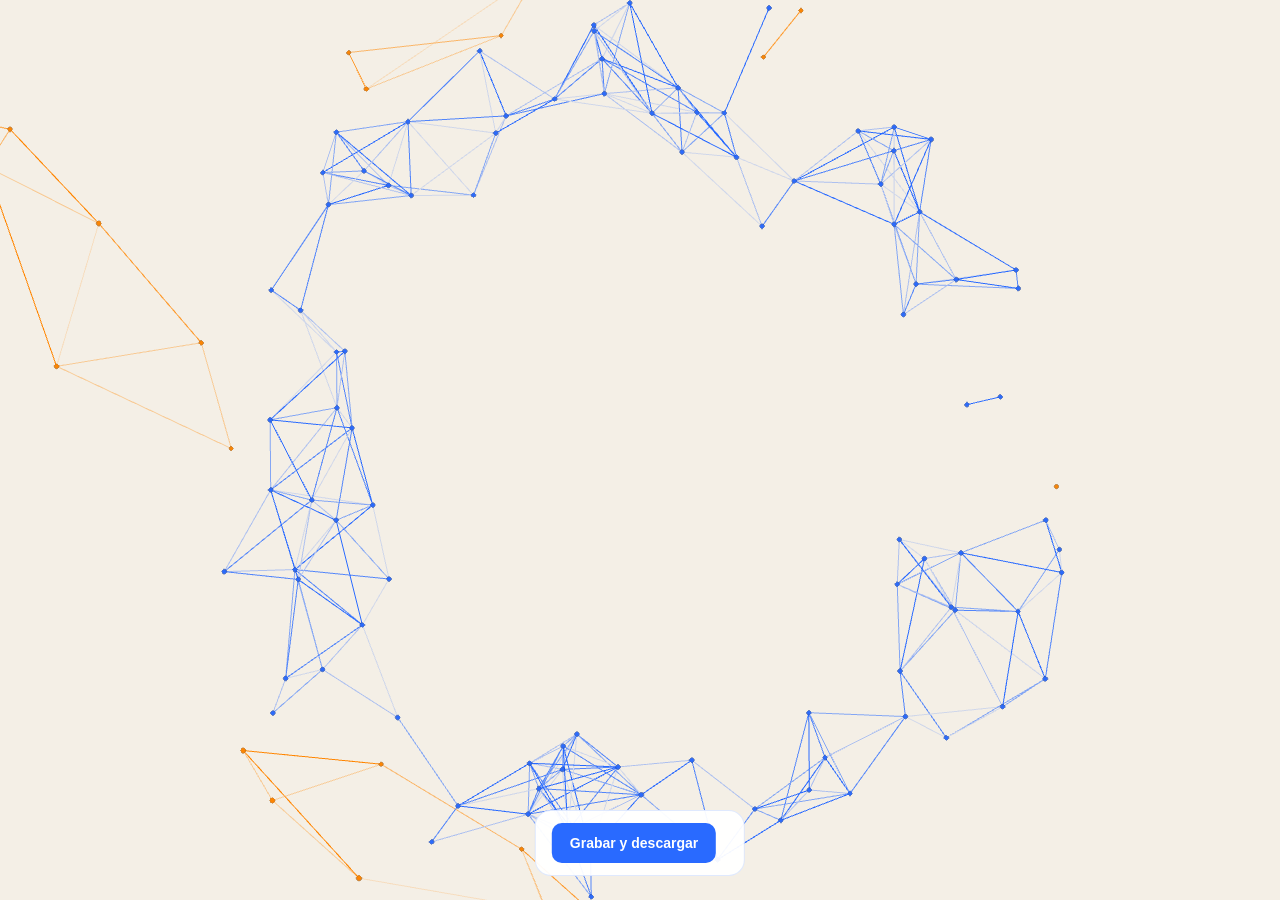
<file: index.html>
<!DOCTYPE html>
<html lang="es">
<head>
  <meta charset="UTF-8">
  <meta name="viewport" content="width=device-width, initial-scale=1">

  <title>Animaciones para video</title>

  <link rel="stylesheet" href="./estilos.css">
</head>

<body>
  <main id="fondo" aria-label="Animación de constelación"></main>

  <div class="controles-grabacion">
    <button id="btnGrabar" type="button">
      Grabar y descargar
    </button>

    <span id="estadoGrabacion" role="status"></span>

    <a id="descargarVideo" hidden>
      Descargar de nuevo
    </a>
  </div>

  <script src="./three.min.js"></script>
 
  <script src="./constelacion.js"></script>
  <script src="./grabador.js"></script>
</body>
</html>
</file>
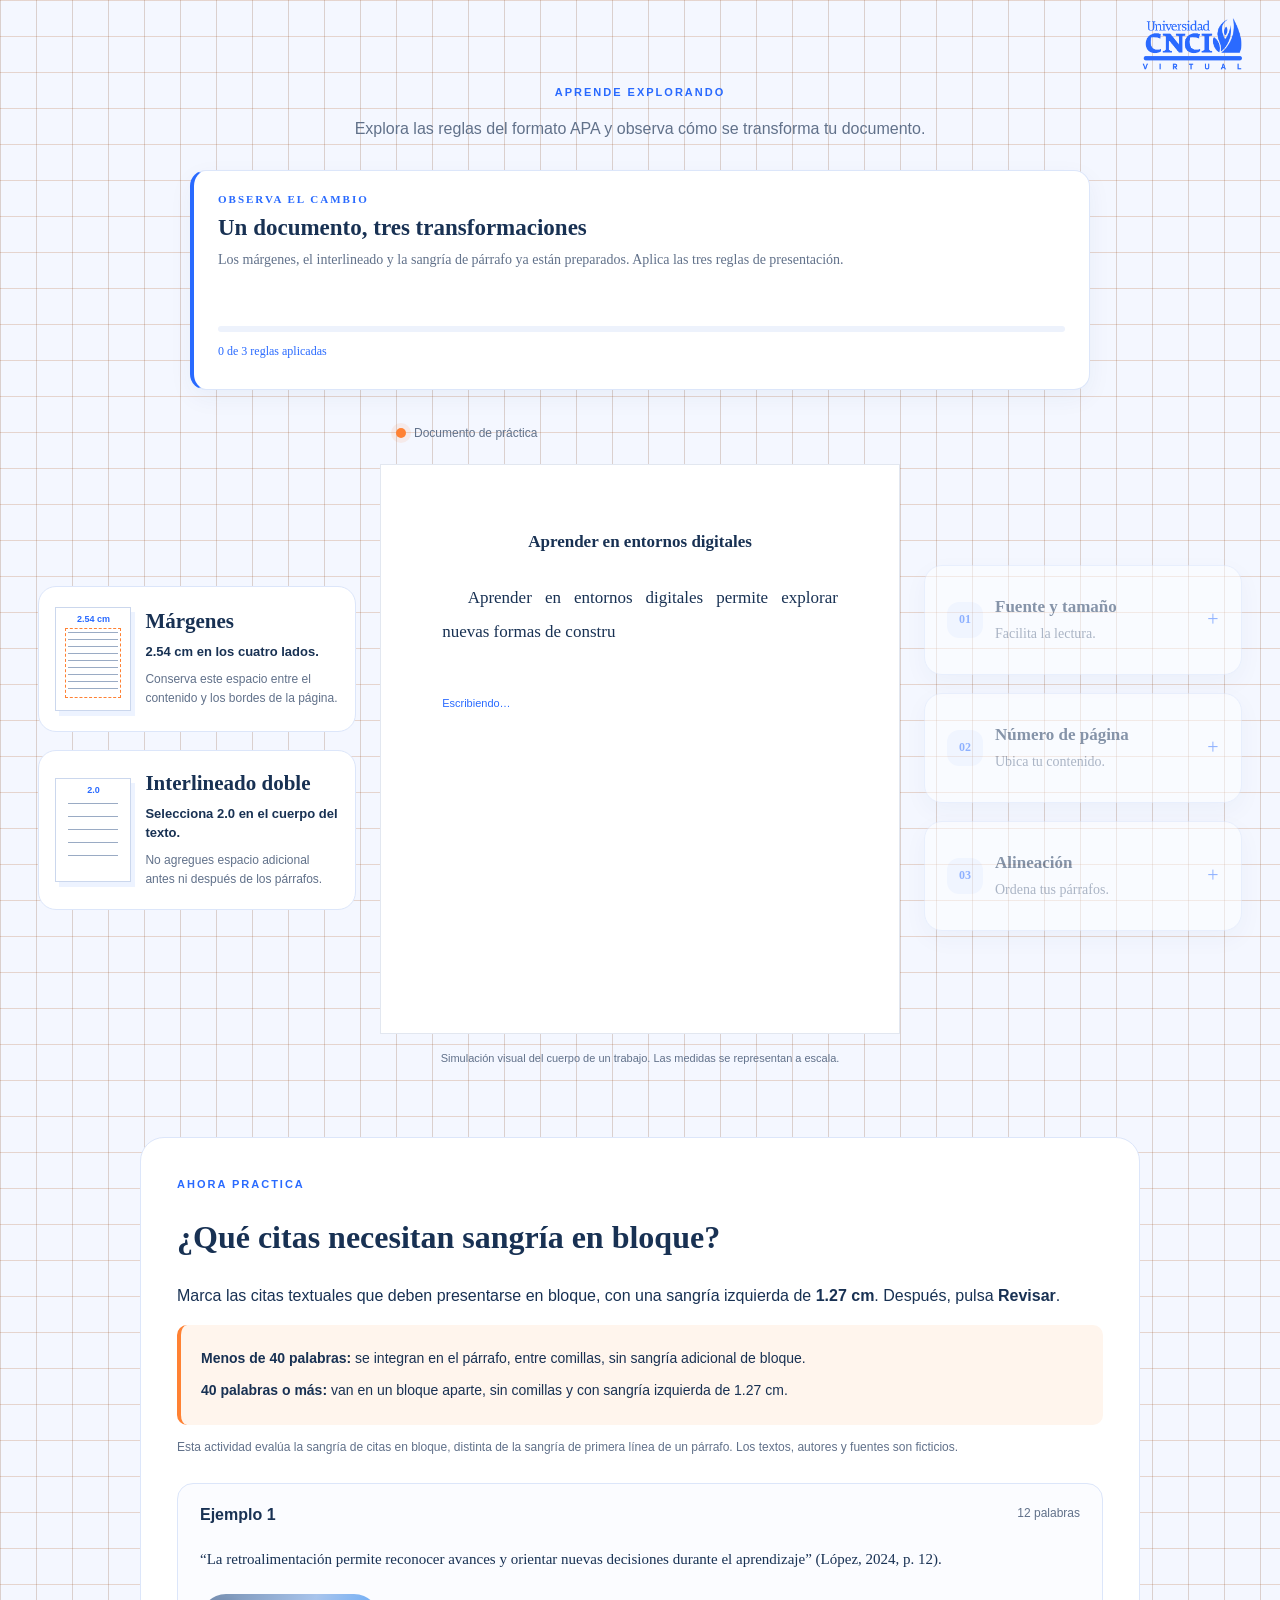
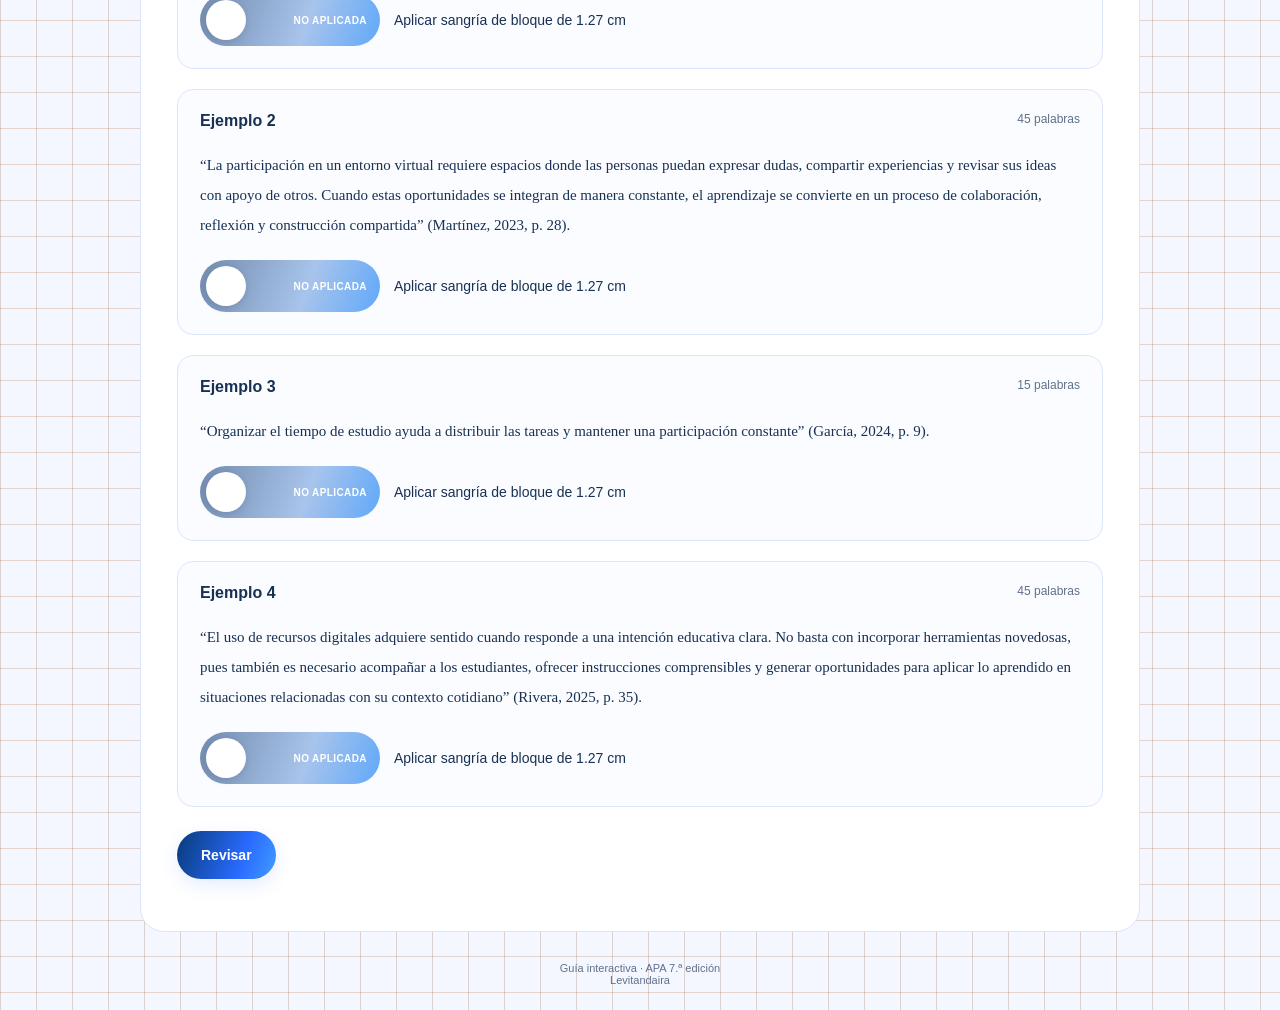
<file: Formato_APA/index.html>
<!DOCTYPE html>
<html lang="es">
<head>
  <meta charset="UTF-8">
  <meta name="viewport" content="width=device-width, initial-scale=1.0">

  <title>Transforma tu documento | Formato APA</title>

  <link rel="stylesheet" href="syles.css">
  <script src="fuctions.js" defer></script>
</head>

<body>
  <main class="recurso">

    <header class="encabezado">
      <div class="espacio-logo">
  <!-- Cuando tengas el logo, reemplaza el span por:-->
  <img src="img/logo azul.png" alt="Universidad Virtual CNCI">
  
</div>
      <span class="etiqueta">APRENDE EXPLORANDO</span>


      <p>
        Explora las reglas del formato APA y observa
        cómo se transforma tu documento.
      </p>
    </header>

    <section class="herramientas" aria-label="Controles del recurso">
      <p id="estado" role="status">
        Estamos preparando tu documento…
      </p>

      
    </section>

   <section class="explicacion" aria-labelledby="titulo-explicacion">
      <span class="etiqueta">OBSERVA EL CAMBIO</span>

      <h2 id="titulo-explicacion">Un documento, tres transformaciones</h2>

      <p id="detalle">
        Primero verás un texto sin formato.
        Después podrás tocar cada regla para aplicarla.
      </p>

      <div
        class="progreso"
        id="progreso"
        role="progressbar"
        aria-label="Reglas aplicadas"
        aria-valuemin="0"
        aria-valuemax="3"
        aria-valuenow="0"
      >
        <span id="barra-progreso"></span>
      </div>

      <p class="contador" id="contador">0 de 3 reglas aplicadas</p>
    </section>


    <section class="experiencia" aria-label="Documento interactivo">

      <aside class="panel panel-izquierdo" aria-label="Información de formato">

  <article class="tarjeta-info">
    <div class="mini-hoja ejemplo-margenes" aria-hidden="true">
      <span class="medida">2.54 cm</span>
      <div class="mini-texto"></div>
    </div>

    <div>
      <h3>Márgenes</h3>
      <strong>2.54 cm en los cuatro lados.</strong>
      <p>
        Conserva este espacio entre el contenido y
        los bordes de la página.
      </p>
    </div>
  </article>

  <article class="tarjeta-info">
    <div class="mini-hoja ejemplo-interlineado" aria-hidden="true">
      <span class="medida">2.0</span>
      <div class="mini-texto"></div>
    </div>

    <div>
      <h3>Interlineado doble</h3>
      <strong>Selecciona 2.0 en el cuerpo del texto.</strong>
      <p>
        No agregues espacio adicional antes
        ni después de los párrafos.
      </p>
    </div>
  </article>

</aside>

      <div class="zona-documento">
        <div class="barra-documento">
          <span class="punto"></span>
          Documento de práctica
        </div>
        <div class="pila-hojas" id="pila-hojas">
          
            <div class="sello-aprobado" id="sello-aprobado" hidden>
  <span class="texto-accesible">Formato APA aplicado</span>
  <div id="letras-sello" aria-hidden="true"></div>
</div>

        <article class="hoja" id="hoja" aria-label="Ejemplo de documento">
            <svg
  class="guia-margenes"
  id="guia-margenes"
  viewBox="0 0 100 100"
  preserveAspectRatio="none"
  aria-hidden="true"
>
  <path
    d="M 0 0 H 100 V 100"
    pathLength="100"
  ></path>

  <path
    d="M 100 100 H 0 V 0"
    pathLength="100"
  ></path>
</svg>
          <span class="numero-pagina" aria-hidden="true">2</span>

          <div class="contenido-documento" id="contenido">
            <h2>Aprender en entornos digitales</h2>

            <p id="parrafo-uno"></p>

            <p id="parrafo-dos"></p>
          </div>

          <span class="cursor-escritura" id="cursor" aria-hidden="true">
            Escribiendo…
          </span>
        </article>
        </div>

        <p class="nota-documento">
          Simulación visual del cuerpo de un trabajo.
          Las medidas se representan a escala.
        </p>
      </div>

      <aside class="panel panel-derecho" aria-label="Reglas de presentación">

        <button class="regla" data-regla="fuente" type="button" disabled>
          <span class="numero">01</span>
          <span>
            <strong>Fuente y tamaño</strong>
            <small>Facilita la lectura.</small>
          </span>
          <span class="marca" aria-hidden="true">+</span>
        </button>

        <button class="regla" data-regla="paginacion" type="button" disabled>
          <span class="numero">02</span>
          <span>
            <strong>Número de página</strong>
            <small>Ubica tu contenido.</small>
          </span>
          <span class="marca" aria-hidden="true">+</span>
        </button>

        <button class="regla" data-regla="alineacion" type="button" disabled>
          <span class="numero">03</span>
          <span>
            <strong>Alineación</strong>
            <small>Ordena tus párrafos.</small>
          </span>
          <span class="marca" aria-hidden="true">+</span>
        </button>

      </aside>

    </section>
  
    <div class="acciones-finales" id="acciones-finales" hidden>

  <button
    id="comparar"
    class="boton-comparar"
    type="button"
    aria-controls="pila-hojas"
    aria-pressed="false"
  >
    Observa el cambio
  </button>

  <button id="reiniciar" class="boton-reiniciar" type="button">
    Reiniciar ↻
  </button>

</div>

<section class="actividad-citas" aria-labelledby="titulo-citas">

  <span class="etiqueta">AHORA PRACTICA</span>

  <h2 id="titulo-citas">
    ¿Qué citas necesitan sangría en bloque?
  </h2>

  <p>
    Marca las citas textuales que deben presentarse en bloque,
    con una sangría izquierda de <strong>1.27 cm</strong>.
    Después, pulsa <strong>Revisar</strong>.
  </p>

  <div class="recordatorio-citas">
    <p>
      <strong>Menos de 40 palabras:</strong>
      se integran en el párrafo, entre comillas,
      sin sangría adicional de bloque.
    </p>

    <p>
      <strong>40 palabras o más:</strong>
      van en un bloque aparte, sin comillas
      y con sangría izquierda de 1.27 cm.
    </p>
  </div>

  <p class="nota-ejercicio">
    Esta actividad evalúa la sangría de citas en bloque,
    distinta de la sangría de primera línea de un párrafo.
    Los textos, autores y fuentes son ficticios.
  </p>

  <form id="ejercicio-citas">

    <div class="lista-citas" id="lista-citas"></div>

    <div class="controles-citas">
      <button class="boton-comparar" type="submit">
        Revisar
      </button>

      <button
        class="boton-reiniciar"
        id="reintentar-citas"
        type="button"
        hidden
      >
        Intentar de nuevo
      </button>
    </div>

    <p id="resultado-citas" role="status"></p>

  </form>

</section>
 
    <footer>
      Guía interactiva · APA 7.ª edición </br>
         Levitandaira
    </footer>

  </main>
</body>
</html>
</file>
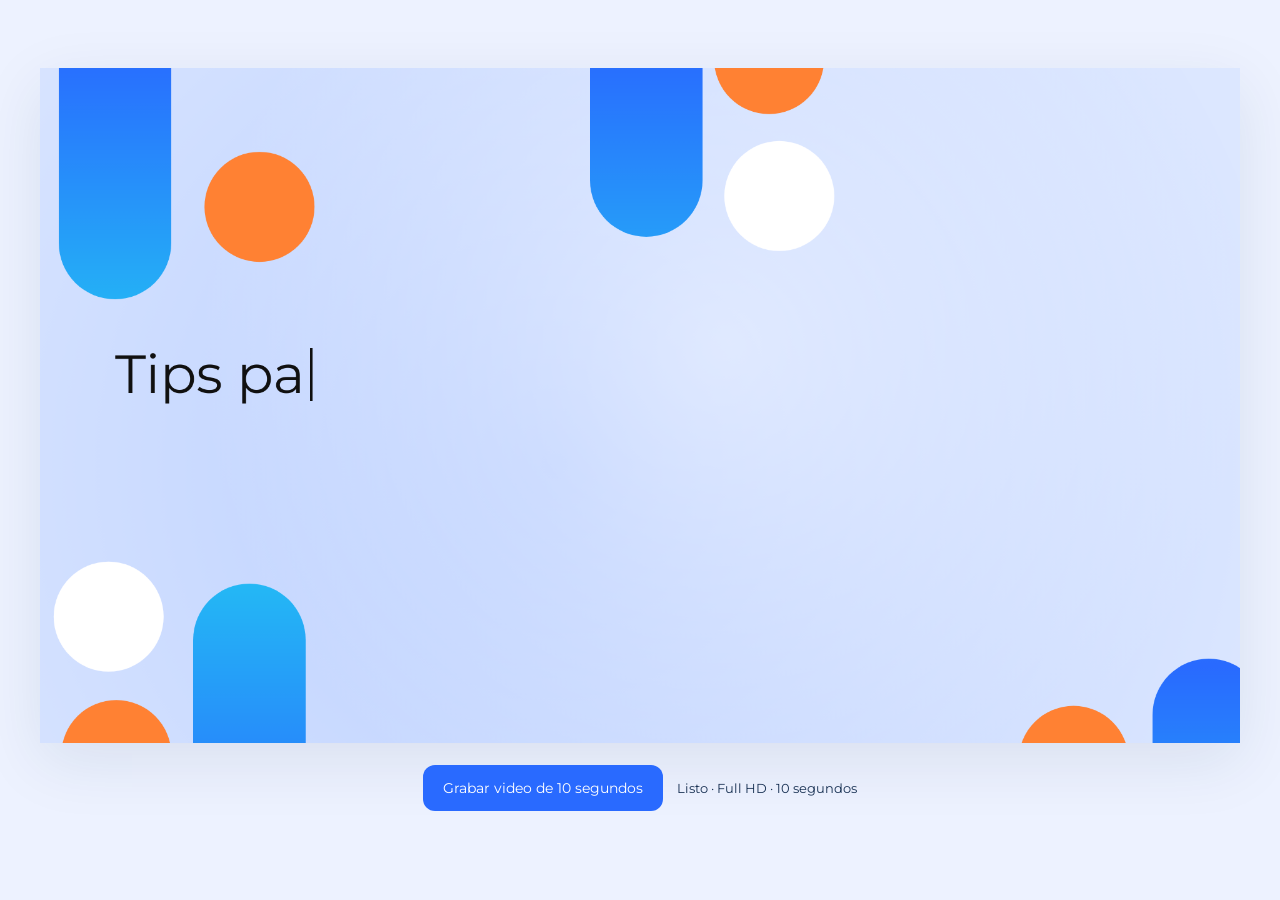
<file: Intro_inducción/index.html>
<!DOCTYPE html>
<html lang="es">
<head>
  <meta charset="UTF-8">
  <meta name="viewport" content="width=device-width, initial-scale=1.0">

  <title>Intro de Inducción</title>

  <link rel="stylesheet" href="estilos.css">

  <script src="funciones.js" defer></script>
  <script src="grabador.js" defer></script>
</head>

<body>

  <main>
    <canvas
      id="escena"
      width="1920"
      height="1080"
      role="img"
      aria-label="Tips para iniciar tu Curso de Inducción"
    ></canvas>

    <div class="controles">
      <button id="btnGrabar" type="button" disabled>
        Grabar video de 10 segundos
      </button>

      <p id="estadoGrabacion" role="status">
        Cargando tipografía…
      </p>

      <a id="descargarVideo" hidden>
        Descargar video
      </a>
    </div>
  </main>

</body>
</html>
</file>
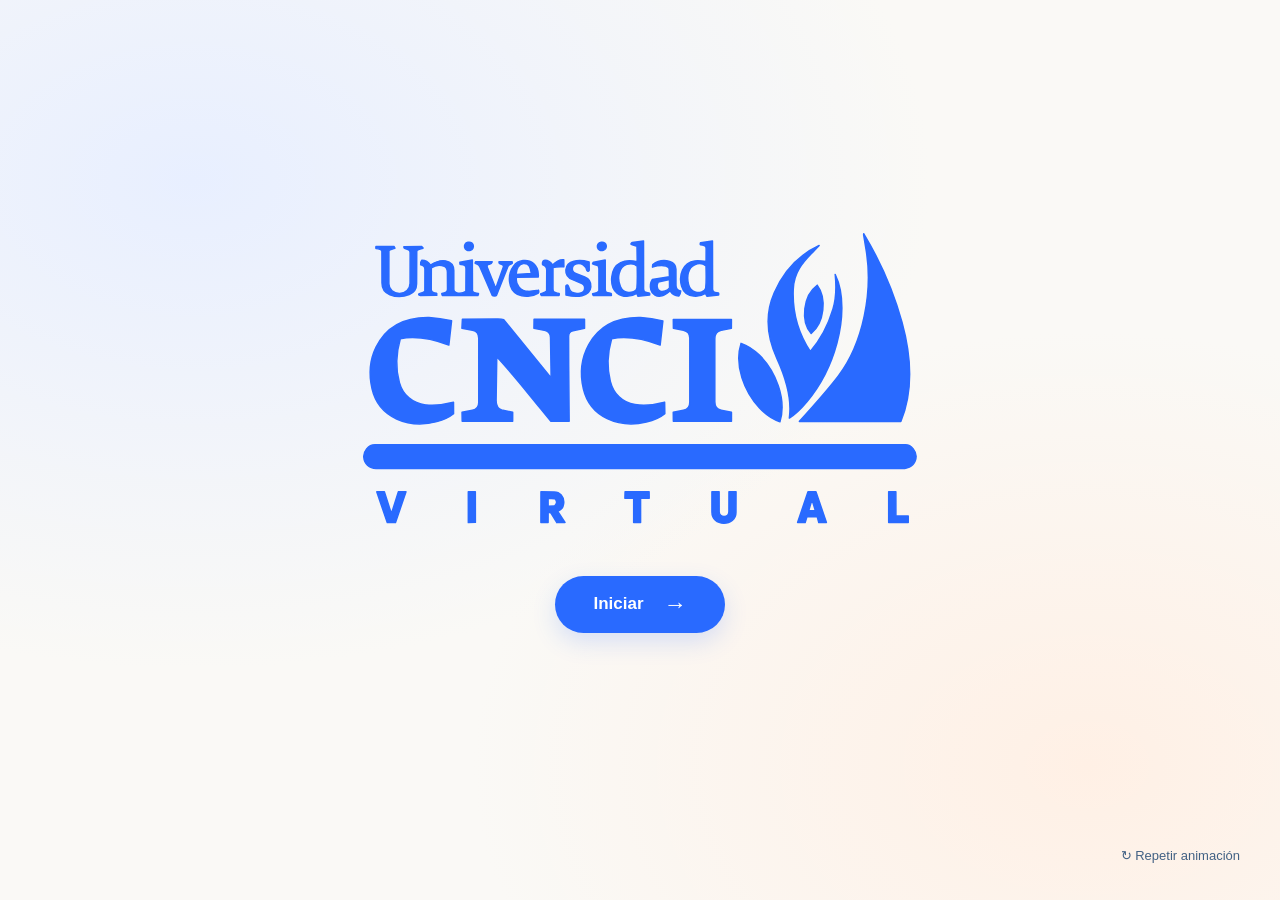
<file: animacion-cnci.html>
<!doctype html>
<html lang="es">
<head>
<meta charset="utf-8">
<meta name="viewport" content="width=device-width,initial-scale=1">
<title>Bienvenido · CNCI Virtual</title>
<style>
*{box-sizing:border-box}body{margin:0;font-family:Arial,Helvetica,sans-serif;color:#073b78;background:#faf9f6}button,a{-webkit-tap-highlight-color:transparent}button{font:inherit}button:focus-visible,a:focus-visible{outline:3px solid #ff8133;outline-offset:6px}
.intro{min-height:100svh;display:grid;place-items:center;padding:40px 24px;position:relative;overflow:hidden;background:radial-gradient(ellipse at 15% 20%,#e8efff 0,transparent 48%),radial-gradient(ellipse at 85% 85%,#fff0e5 0,transparent 40%),#faf9f6;transition:opacity .4s ease,transform .4s ease}
.intro.saliendo{opacity:0;transform:scale(1.025);pointer-events:none}.contenido{width:min(100%,560px);text-align:center}.logo{width:100%;margin:0 auto}svg{display:block;width:100%;height:auto;overflow:visible}
#logo-cnci path,#logo-cnci polygon{fill:#296aff;stroke:#296aff;stroke-width:1.5;stroke-linecap:round;stroke-linejoin:round;vector-effect:non-scaling-stroke}
.js #logo-cnci path,.js #logo-cnci polygon{fill-opacity:0;stroke-opacity:0}
.acciones{height:108px;margin-top:35px;display:flex;justify-content:center;align-items:flex-start;padding-top:14px}
.iniciar{border:0;border-radius:999px;padding:17px 38px;background:#296aff;color:white;font-size:17px;font-weight:700;box-shadow:0 9px 23px #296aff2b;cursor:pointer;display:inline-flex;align-items:center;gap:20px;transition:background .2s,box-shadow .2s}
.iniciar:hover{background:#1759e8;box-shadow:0 12px 26px #296aff40}.iniciar span{font-size:23px;font-weight:400;line-height:1}
.js .iniciar{opacity:0;visibility:hidden;transform:scale(.5)}.js .iniciar.listo{visibility:visible;animation:pop .65s both}
.repetir{position:absolute;bottom:25px;right:28px;border:0;background:transparent;color:#426184;cursor:pointer;font-size:13px;padding:12px}.repetir:disabled{opacity:.35;cursor:default}
@keyframes pop{0%{opacity:0;transform:translateY(12px) scale(.55)}55%{opacity:1;transform:translateY(-5px) scale(1.12)}78%{transform:translateY(2px) scale(.96)}100%{opacity:1;transform:translateY(0) scale(1)}}
.actividad{min-height:100svh;padding:40px 24px;display:grid;place-items:center}.tarjeta{width:min(100%,660px);padding:40px;border:1px solid #d9e4f7;border-radius:24px;background:white}.tarjeta h1{font-size:clamp(26px,5vw,40px);margin:0 0 15px}.tarjeta p{line-height:1.65;color:#426184}.etiqueta{font-size:12px;letter-spacing:2px;font-weight:700;color:#296aff!important}.volver{border:0;background:#edf3ff;padding:12px 20px;border-radius:12px;color:#073b78;cursor:pointer;margin-top:15px}
[hidden]{display:none!important}@media(max-width:520px){.contenido{max-width:380px}.acciones{margin-top:25px}.iniciar{padding:15px 32px;font-size:16px}.tarjeta{padding:26px}.repetir{right:16px;bottom:15px}}
@media(prefers-reduced-motion:reduce){*,*:before,*:after{animation-duration:.01ms!important;transition-duration:.01ms!important}}
</style>
<script>document.documentElement.classList.add('js');</script>
</head>
<body>
<section class="intro" id="pantalla-inicio" aria-label="Bienvenida">
<div class="contenido"><div class="logo"><svg xmlns="http://www.w3.org/2000/svg" id="logo-cnci" data-name="Capa 2" viewBox="-6 -6 894 474" role="img" aria-label="Universidad CNCI Virtual">
  <defs>
    <style>
      .cls-1 {
        fill: #306efe;
      }

      .cls-2 {
        fill: #2b6afe;
      }

      .cls-3 {
        fill: #2f6dfe;
      }

      .cls-4 {
        fill: #3471fe;
      }

      .cls-5 {
        fill: #316efe;
      }

      .cls-6 {
        fill: #2e6dfe;
      }

      .cls-7 {
        fill: #3571fe;
      }

      .cls-8 {
        fill: #2d6cfe;
      }

      .cls-9 {
        fill: #3370fe;
      }

      .cls-10 {
        fill: #2c6bfe;
      }

      .cls-11 {
        fill: #2b6bfe;
      }

      .cls-12 {
        fill: #3270fe;
      }

      .cls-13 {
        fill: #3a75fe;
      }

      .cls-14 {
        fill: #2a6afe;
      }
    </style>
  </defs>
  <g id="Capa_1-2" data-name="Capa 1">
    <g>
      <g>
        <g>
          <g>
            <path class="cls-2" d="M282.44,279.45c-23.3-28.29-45.03-56.22-70.11-83.09l-1.09,71.67c.44,6.38,2.73,11.73,9.01,13.47l17.49,3.49-.03,14.24-80.55.02-.26-14.14,16.55-3.32c5.96-1.19,10.14-5.69,10.14-12.41l.02-102.65c0-6.56-4.06-11.41-9.99-12.56l-16.9-3.27.76-14.39,52.27-.23c4.42-.02,9.44-.61,13.69,1.06l75.72,93.03-1.01-64.59c-.09-5.92-4.4-10.46-9.61-11.52l-16.86-3.43.22-14.44h80.5s.09,14.45.09,14.45l-18.37,3.87c-4.01.84-7.11,4.82-7.1,8.92l.14,47.98.73,87.56-29.14.06-16.3-19.79Z" id="piece-8" />
            <path class="cls-2" d="M143.27,268.98l.09,18.35c-8.21,6.61-16.86,9.98-26.76,12.61-43.98,11.67-92.53-5.64-103.37-52.41-5.24-22.62-3.86-45.65,6.41-66.53,16.63-33.82,47.37-48.06,84.58-47.44,12.25.7,23.51,2.48,35.95,5.47l-4.39,38.69c-24.73-9.44-51.68-15.11-77.5-10.21-6.7,23.32-7.79,47.18-1.39,70.13,5.58,20.02,21.32,33.28,41.74,35.54,14.96,1.66,28.47.03,44.63-4.21Z" id="piece-9" />
          </g>
          <path class="cls-11" d="M480.32,268.98l.32,18.29c-8.72,7.22-18.6,10.86-29.53,13.39-43.62,10.11-89.61-7.52-100.45-52.78-5.82-24.31-3.54-49.13,8.51-71.05,17.14-31.19,47.63-43.99,82.76-43.26,12.13.67,23.67,2.51,35.58,5.52l-4.37,38.59c-24.34-9.22-51.05-15.1-77.45-10.17-6.54,22.51-7.76,45.62-2.06,68.07,5.02,19.79,19.04,33.81,39.3,37.16,15.61,2.31,30.11.95,47.41-3.75Z" id="piece-10" />
          <path class="cls-10" d="M586.97,299.22l-92.71.03-.18-14.2,16.21-3.13c6.48-1.25,10.25-6.16,10.25-13.11l-.04-102.34c0-6.56-4.33-11.09-10.18-12.28l-16.01-3.26-.15-14.06h92.79s-.1,14.04-.1,14.04l-16.36,3.35c-6.4,1.31-10.06,6.45-10.06,13.48v100.63c0,7.05,3.65,12.18,10.07,13.46l16.49,3.29v14.1Z" id="piece-11" />
        </g>
        <g>
          <path class="cls-14" d="M798.03,1.87l.09-1.87,1.07,1.67c26.15,43.69,46.61,90.5,60.18,140.06,14.29,52.19,19.02,106.84-1.97,158.01l-161.97-.08c22.02-24.2,42.72-46.94,62-72.19,40.5-53.06,55.34-135.47,44.76-200.42l-4.01-24.63-.16-.55Z" id="piece-13" />
          <path class="cls-2" d="M631.56,193.76c25.56,24.89,43.98,70.23,32.84,106.22-13.01-3.96-23.2-11.81-32.53-21.77-24.38-25.99-40.71-68.41-29.56-103.23,11.85,4,20.91,10.66,29.25,18.78Z" id="piece-14" />
          <g>
            <path class="cls-11" d="M752.66,65.12c15.44,31.87,11.9,75.24,2.77,109.35-9.29,34.69-24.98,66.32-47.94,93.77-8.28,9.9-16.59,18.91-28.04,26.03,4.48-31.34-7.26-67.7-19.92-95.4-15.43-33.75-19.38-70.22-4.2-104.72,14.11-32.06,38.9-60.27,71.71-75.34-11.61,12.61-23.78,22.2-31.6,36.62-6.19,10.17-9.29,21.08-9.81,33.34-1.46,34.64,7.47,68.88,27.23,99.1,17.41-19.94,28.94-43.05,36.24-67.71,5.37-18.14,5.6-35.69,3.55-55.05Z" id="piece-16" />
            <path class="cls-8" d="M723.85,82.23c15.61,20.71,11.4,60.1-9.56,77.02-17.37-19.68-12.67-60.94,9.56-77.02Z" id="piece-17" />
          </g>
        </g>
      </g>
      <g>
        <path class="cls-7" d="M125.46,98.44c-.39-.85-1.21-2.87-.7-2.98l3.33-.72c3.27-.7,5.65-2.31,5.62-5.97l-.16-27.18c-.02-3.27-1.87-8.06-4.78-9.43-6.73-3.16-15.02-1.86-20.91,2.5l-.17,34.12c-.02,3.26,2.71,5.31,5.55,5.82l2.97.53c.7.13.51,1.87.34,3.22l-26.44.14c-.69,0-2.41-.98-2.47-1.66-.27-3.26,5.83-.64,9.89-5.11l.12-35.04c.01-3.88-2.63-6.46-6.8-7.15-.55-2,.3-5.42,1.86-7.26,5.74-.08,10.48,2.68,13.9,7.82,7.44-4.94,15.35-8.44,24.06-6.8,7.99,1.5,13.07,7.45,13.06,15.44v30.03c0,6.98,11.8,8.27,19.29,3.38l.2-36.47c0-1.42-.73-4.18-1.76-4.85-3.27-2.15-7.75-1.26-7.81-2.13l-.21-3.12,19.91-3.59.17,48.94c0,2.34,4.67,3.62,6.48,3.94l2.95.51c.6.1-.23,2.62-.64,3.05l-56.85.03Z" id="piece-19" />
        <path class="cls-6" d="M64.06,20.65l28.39-.25,1.98,1.87c2.13,2-9.82,1.48-9.84,5.85l-.25,51.57c-.04,7.89-4.72,14.47-11.78,17.33-9.95,4.03-20.9,4.11-30.91.29-7.82-2.98-12.53-10.19-12.55-18.61l-.12-50.61c0-2.41-4.31-3.74-6.12-3.96l-3.1-.39c-.59-.07-.42-2.11-.29-3.2l28.99-.05c.32.2,1.7,2.63,1.09,2.8l-2.86.76c-1.73.46-6.59,1.36-6.59,3.61l-.05,52c-.01,9.8,7.94,15.86,17.21,15.64s16.66-6.32,16.68-16.09l.09-49.12c.02-8.41-10.76-3.38-9.97-9.44Z" id="piece-20" />
        <path class="cls-1" d="M404.4,94.73c-12.35-9.64-12.4-39.85,5.7-48.75,8.23-4.04,16.62-3.64,26.46-1.46l-.35-24.7-7.41-2.31c-.61-.19-1.64-.81-2.12-1.14s1.25-2.26,1.94-2.35l17.99-2.52.11,76.13c0,1.52.8,4.29,1.73,5.11s3.52,1.23,5.07,1.53l2.77.55c.53.11.3,1.86.17,2.82l-18.78,2.24-1.75-4.88c-9.58,6.01-22.29,6.93-31.52-.27ZM436.07,86.81c1.15-11.83.57-23.21.47-34.83-4.06-4.24-10.94-4.91-16.66-3.15-13.09,4.03-15.9,22.59-10.04,35.9,2.4,5.45,7.45,8.52,12.89,8.92,3.86.28,12.8-1.32,13.34-6.85Z" id="piece-21" />
        <path class="cls-3" d="M526.35,99.51c-9.46-.98-16.34-6.83-18.85-15.5-5.27-18.23,1.97-37.94,20.92-40.63,5.83-.83,11.28-.15,18.08.91l.08-20.46c0-1.09-.46-3.53-1.25-4.14-.95-.73-3.34-1.43-4.76-1.68l-3.03-.53c-.76-.13-.37-2.9.28-3.26l18.88-2.78.16,77c0,4.17,3.13,5.22,6.67,5.82l2.78.47c.58.1.35,2.25.14,2.97l-18.62,2.06-2.27-4.5c-5.6,3.55-11.93,5-19.21,4.25ZM545.9,86.88c1.37-12.14.61-23.97.47-35.45-5.06-4.23-12.09-4.49-18-1.95-11.07,4.74-12.96,19.07-9.89,31.42,1.61,6.47,5.86,10.89,11.67,12.39,4.57,1.18,15.03-.14,15.74-6.41Z" id="piece-22" />
        <path class="cls-9" d="M476.2,99.13c-8.31,2.32-15.93-2.15-17.85-9.71-1.38-5.42-.88-11.46,2.19-16.3l27.49-4.35-.38-11.97c-.23-7.25-15.22-7.12-26.72-3.52l.47-4.23c7.66-5.74,17.7-7.72,27.07-4.91,5.75,1.72,9.87,6.51,9.89,12.7l.06,25.85c.01,4.64,2.01,7.57,7.57,8.79-.22,2.14-1.36,5.4-2.79,7.81-5.89.25-10.98-3.05-14.19-8.1-4.08,3.23-7.95,6.58-12.8,7.94ZM488.14,86.43l-.1-13.52-17.93,3.98c-2.42,4.67-2.78,11.52,2.37,14.23,4.8,2.53,12.44-.11,15.66-4.7Z" id="piece-23" />
        <path class="cls-9" d="M278.91,90.04c.63.04.72,3.93-.14,4.54-9.74,6.03-22.87,6.93-33.56,1.94-14.28-6.66-16.71-30.57-6.1-44.88,7.4-9.99,22.44-12.04,32-4.03,6.26,5.24,8.02,13.71,7.48,21.46l-34.81.47c-2.25,12.2,7.08,22.6,19.28,22.44l15.84-1.93ZM267.47,63.45c-.58-4.96-1.12-8.6-3.2-12-1.89-3.1-6.15-4.09-9.65-3.8-6.81.56-11.59,8.59-11.2,17.44l24.04-1.64Z" id="piece-24" />
        <path class="cls-12" d="M362.51,84.96c-1.48,16-22.71,16.69-39.64,12.76l-.16-14.14c0-.84,2.18-2.31,2.71-1.82,3.13,2.89,1.97,9.28,6.73,11.66,8.05,4.03,19.51,1.46,20.34-5.26.39-3.15-1.15-7.49-4.23-8.76l-14.78-6.1c-6.98-2.88-11.38-8.72-10.8-15.79,1.27-15.33,20.69-16.93,37.1-12.48l.16,13.33c0,.6-1.99,1.75-2.46,1.45s-1.54-1.46-1.66-2.05c-1.39-6.72-8.07-12.01-15.83-10.01-3.34.86-6.4,3.39-6.92,6.71s1.92,7.53,5.33,8.9l14.25,5.7c6.84,2.74,10.5,9.02,9.86,15.91Z" id="piece-25" />
        <path class="cls-1" d="M215.99,44.83l20.79-.15.41,2.48c.12.71-5.45.86-7.26,5.43l-18.17,45.83c-.73,1.43-5.31,1.3-6.53.11l-19.92-45.95c-.86-1.98-3.67-3.85-5.36-4.56l-2.06-.87c-.61-.26.65-2.39.99-2.5l26.12.22c-1.06,2.72-2.07,3.14-3.72,3.66l-3.67,1.16c-.8.25-.79,3.08-.46,3.89l13.54,33.75,11.93-33.49c.24-.67.26-3.07-.2-3.56-2.67-2.82-7.52-1.05-6.42-5.43Z" id="piece-26" />
        <path class="cls-1" d="M283.55,98.48c-4.43-5.05,4.11-2.02,8.41-6.93l.16-33.86c.02-4.11-2.34-6.85-6.25-8.15-1.51-1.07-.15-6.59,1.78-6.95,5.9-.95,10.78,3.02,13.83,7.28,5.06-5.45,10.26-9.13,17.83-8.46l.13,11.46c-6.91-.46-11.14-.58-17.38,1.11l-.02,33.83c0,1.35.51,4.19,1.42,4.98,1.06.92,3.81,1.68,5.46,2l2.95.58c.62.12.04,2.6-.16,3.01l-28.16.11Z" id="piece-27" />
        <path class="cls-13" d="M366.36,98.47c-.35-.2-1.46-2.69-.8-2.84l3.49-.82c2.14-.51,5.33-1.85,6.38-3.84v-35.38c-.22-1.4-.74-4.61-1.95-4.96l-5.33-1.57-2.75-.93c-.62-.21.79-2.58,1.57-2.72l18.51-3.37v45.74c0,1.42.53,4.58,1.59,5.23s3.35,1.3,4.94,1.64l2.88.62c.68.14.53,1.59.42,3.12l-28.96.1Z" id="piece-28" />
      </g>
      <path class="cls-5" d="M382.4,26.49c-4.56,1.13-8.29-1.02-9.18-4.47-1.02-3.96,1.05-7.94,5.77-8.48,3.68-.42,7.18,1.53,7.95,4.73s-.51,7.23-4.54,8.22Z" id="piece-29" />
      <path class="cls-1" d="M170.52,26.38c-4.64,1.39-8.56-.7-9.42-4.21-.93-3.81.67-7.84,5.1-8.55,3.54-.57,7.2.87,8.3,4.05s.05,7.5-3.98,8.71Z" id="piece-30" />
      <g>
        <path class="cls-8" d="M863.66,374.65H19.57c-11.02,0-18.75-7.65-19.52-17.82-.7-9.2,6.75-19.88,17.75-19.88l847.06.02c10.09,0,17.16,10.98,16.92,18.71-.31,10.07-6.88,17.64-18.11,18.96Z" id="piece-32" />
        <path class="cls-4" d="M583.03,411.9h11.31s-.14,33.22-.14,33.22c-.05,11.11-9.1,17.05-19.4,17.01-10.63-.04-18.96-6.65-18.96-17.86v-32.38s11.45,0,11.45,0l.09,32.5c.01,4.61,4.12,7.01,7.81,6.95,4.26-.07,7.77-3.07,7.78-7.96l.06-31.47Z" id="piece-33" />
        <path class="cls-5" d="M723.99,451.91h-16.54s-2.77,9.16-2.77,9.16l-12.07-.23,16.62-48.91,12.64-.15,16.73,49.2-12.17.08-2.44-9.14ZM720.92,441.91l-5.37-17.46-5.27,17.7,10.64-.24Z" id="piece-34" />
        <polygon class="cls-1" points="55.32 411.88 67.4 411.97 50.67 460.96 37.54 461.06 20.76 412.01 32.85 411.85 44.11 447.14 55.32 411.88" id="piece-35" />
        <polygon class="cls-1" points="441.92 461.02 430.91 461.09 430.93 422.39 416.89 422.33 417.21 411.85 455.52 411.85 455.67 422.33 441.9 422.38 441.92 461.02" id="piece-36" />
        <polygon class="cls-7" points="869.22 450.6 869.23 461.08 838.05 461.11 838.01 411.97 849.48 411.87 849.55 450.57 869.22 450.6" id="piece-37" />
        <polygon class="cls-8" points="178.2 460.73 166.95 461.15 166.91 411.95 178.1 411.84 178.2 460.73" id="piece-38" />
        <path class="cls-3" d="M308.25,461.14l-9.31-15.28c-.57-.93-4.28-1.01-4.61-.56l-.07,15.69-11.44.1.07-49.29,21.31.32c9.11.14,15.19,7.49,15.14,16.19-.04,6.87-3.08,12.11-9.65,14.92l11.56,17.65-12.99.26ZM304.14,434.47c1.75-.1,3.7-4.03,3.73-5.71s-1.45-5.65-3.2-5.78l-10.41-.78.09,12.85,9.79-.58Z" id="piece-39" />
      </g>
    </g>
  </g>
</svg></div>
<div class="acciones"><button class="iniciar" id="iniciar" type="button" disabled>Iniciar <span aria-hidden="true">→</span></button></div>
</div>
<button class="repetir" id="repetir" type="button" disabled>↻ Repetir animación</button>
<span id="estado" role="status" style="position:absolute;width:1px;height:1px;overflow:hidden;clip-path:inset(50%)"></span>
</section>
<!-- Puedes reemplazar esta sección con el contenido de tu actividad. -->
<main id="actividad" class="actividad" hidden tabindex="-1">
<div class="tarjeta"><p class="etiqueta">UNIVERSIDAD CNCI VIRTUAL</p><h1 id="titulo-actividad" tabindex="-1">¡Todo listo para comenzar!</h1><p>Aquí comienza tu recurso. Puedes colocar el contenido de tu actividad en esta sección o configurar el botón Iniciar para abrir otro HTML.</p><button class="volver" id="volver" type="button">Volver a la presentación</button></div>
</main>
<noscript><style>.iniciar{display:none}</style><p style="text-align:center">Activa JavaScript para ver la animación y comenzar.</p></noscript>
<script>
// === CONFIGURACIÓN PARA REUTILIZAR ===
// Deja vacío para mostrar la sección #actividad de este mismo archivo.
// Para abrir otro archivo, escribe por ejemplo: "actividad.html".
const URL_ACTIVIDAD = "./Formato_APA/index.html";

const pantalla = document.getElementById('pantalla-inicio');
const iniciar = document.getElementById('iniciar');
const repetir = document.getElementById('repetir');
const actividad = document.getElementById('actividad');
const estado = document.getElementById('estado');
const piezas = [...document.querySelectorAll('#logo-cnci path, #logo-cnci polygon')];
const reducir = matchMedia('(prefers-reduced-motion: reduce)');
let animaciones = [];
let ejecucion = 0;
let entrando = false;

// Cada letra tiene su propio tiempo. Los puntos de las íes acompañan a su letra.
const tiempos = {
 'piece-9':250, 'piece-8':570, 'piece-10':390, 'piece-11':740,
 'piece-13':920, 'piece-14':650, 'piece-16':500, 'piece-17':500,
 'piece-20':180, 'piece-19':370, 'piece-30':370, 'piece-26':290,
 'piece-24':530, 'piece-27':410, 'piece-25':640, 'piece-28':470,
 'piece-29':470, 'piece-21':720, 'piece-23':560, 'piece-22':810,
 'piece-32':1250,'piece-35':1000,'piece-38':1150,'piece-39':1050,
 'piece-36':1270,'piece-33':1100,'piece-34':1370,'piece-37':1200
};
async function animarLogo(){
 const actual = ++ejecucion;
 animaciones.forEach(a=>a.cancel());
 animaciones=[];
 iniciar.classList.remove('listo');
 iniciar.disabled=true; repetir.disabled=true;
 estado.textContent='Dibujando el logo de CNCI.';
 const promesas=[];
 piezas.forEach(pieza=>{
  const longitud=pieza.getTotalLength();
  const caja=pieza.getBBox();
  const demora=tiempos[pieza.id]??500;
  const duracion=caja.height>120?2100:1450;
  pieza.style.strokeDasharray=`${longitud} ${longitud}`;
  const trazo=pieza.animate([
   {strokeDashoffset:longitud,strokeOpacity:1},
   {strokeDashoffset:0,strokeOpacity:1}
  ],{duration:reducir.matches?1:duracion,delay:reducir.matches?0:demora,easing:'ease-in-out',fill:'both'});
  const relleno=pieza.animate([
   {fillOpacity:0},{fillOpacity:1}
  ],{duration:reducir.matches?1:1100,delay:reducir.matches?0:demora+duracion*.52,easing:'ease-in-out',fill:'both'});
  animaciones.push(trazo,relleno);
  promesas.push(trazo.finished,relleno.finished);
 });
 await Promise.all(promesas).catch(()=>{});
 if(actual!==ejecucion)return;
 iniciar.disabled=false; repetir.disabled=false;
 iniciar.classList.add('listo');
 estado.textContent='Todo listo. Presiona Iniciar para abrir la actividad.';
}
iniciar.addEventListener('click',()=>{
 if(entrando || iniciar.disabled)return;
 entrando=true; iniciar.disabled=true; repetir.disabled=true;
 pantalla.classList.add('saliendo');
 setTimeout(()=>{

  if(URL_ACTIVIDAD){window.location.assign(URL_ACTIVIDAD);
    return;}

  pantalla.hidden=true; actividad.hidden=false;
  document.getElementById('titulo-actividad').focus();
  entrando=false;
 },reducir.matches?0:400);
});
repetir.addEventListener('click',animarLogo);
document.getElementById('volver').addEventListener('click',()=>{
 actividad.hidden=true; pantalla.hidden=false;
 pantalla.classList.remove('saliendo');
 animarLogo();
});
animarLogo();
</script>
</body>
</html>
</file>
<file: estilos.css>
* {
  box-sizing: border-box;
}

html,

body {
  width: 100%;
  height: 100%;
  margin: 0;
  overflow: hidden;
  background: #f4efe6;
}

#fondo {
  position: fixed;
  inset: 0;
  overflow: hidden;
}

#fondo canvas {
  display: block;
  width: 100%;
  height: 100%;
}

/* Oculta el cursor si no lo mueves durante unos segundos. */
body.ocultar-cursor,
body.ocultar-cursor * {
  cursor: none;
}

.controles-grabacion {
  position: fixed;
  bottom: 24px;
  left: 50%;
  transform: translateX(-50%);
  z-index: 10;

  display: flex;
  align-items: center;
  justify-content: center;
  flex-wrap: wrap;
  gap: 12px;

  width: max-content;
  max-width: calc(100% - 32px);
  padding: 12px 16px;

  border: 1px solid rgba(41, 106, 255, 0.15);
  border-radius: 16px;
  background: rgba(255, 255, 255, 0.95);

  font-family: Arial, sans-serif;
  font-size: 14px;
  color: #30425d;
}

#btnGrabar {
  border: none;
  border-radius: 10px;
  padding: 12px 18px;

  background: #296aff;
  color: white;

  font: inherit;
  font-weight: 600;
  cursor: pointer;
}

#btnGrabar:disabled {
  opacity: 0.65;
  cursor: wait;
}

#descargarVideo {
  color: #296aff;
  font-weight: 600;
}
</file>
<file: Formato_APA/syles.css>
:root {
  --azul: #296aff;
  --naranja: #ff8133;
  --texto: #183153;
  --gris: #61718a;
  --borde: #dce6fa;
}

* {
  box-sizing: border-box;
}

body {
  margin: 0;
  font-family: Arial, sans-serif;
  color: var(--texto);
  background-color: #f4f7ff;
  background-image:
  linear-gradient(rgba(170, 72, 11, 0.2) 1px, transparent 1px),
  linear-gradient(90deg, rgba(118, 51, 10, 0.2) 1px, transparent 1px);
  background-size: 36px 36px;
}

button {
  font: inherit;
  -webkit-tap-highlight-color: transparent;
}

button:focus-visible {
  outline: 3px solid var(--naranja);
  outline-offset: 5px;
}

.recurso {
  width: min(1240px, 94%);
  margin: 0 auto;
  padding: 44px 0 24px;
}

.encabezado {
  text-align: center;
  max-width: 700px;
  margin: 0 auto 28px;
}

.etiqueta {
  color: var(--azul);
  font-size: 11px;
  font-weight: 700;
  letter-spacing: 2px;
}

h1 {
  font-size: clamp(30px, 4vw, 48px);
  letter-spacing: -1.5px;
  margin: 14px 0;
}

.encabezado p {
  color: var(--gris);
  line-height: 1.6;
}

.herramientas {
  display: flex;
  align-items: center;
  justify-content: space-between;
  gap: 16px;
  margin-bottom: 20px;
}

#estado {
  color: var(--gris);
  font-size: 14px;
}

.boton-reiniciar {
  flex-shrink: 0;
  padding: 11px 16px;
  border: 1px solid var(--borde);
  border-radius: 12px;
  background: white;
  color: var(--azul);
  cursor: pointer;
}

.experiencia {
  display: grid;
  grid-template-columns: minmax(200px, 1fr) minmax(0, 520px) minmax(200px, 1fr);
  gap: 24px;
  align-items: center;
}

.panel {
  display: grid;
  gap: 18px;
}

.regla {
  width: 100%;
  display: flex;
  align-items: center;
  gap: 12px;
  min-height: 100px;
  padding: 18px 14px;
  text-align: left;
  border: 1px solid var(--borde);
  border-radius: 18px;
  background: white;
  box-shadow: 0 8px 24px rgba(28, 63, 125, .05);
  cursor: pointer;
  transition: transform .25s, border-color .25s, box-shadow .25s;
}

.regla:disabled {
  opacity: .5;
  cursor: wait;
}

@media (hover: hover) {
  .regla:not(:disabled):hover {
    transform: translateY(-5px);
    border-color: var(--azul);
    box-shadow: 0 12px 28px rgba(41, 106, 255, .12);
  }
}

.numero {
  display: grid;
  place-items: center;
  flex-shrink: 0;
  width: 36px;
  height: 36px;
  border-radius: 12px;
  color: var(--azul);
  background: #edf3ff;
  font-size: 12px;
  font-weight: 700;
}

.regla strong {
  display: block;
  font-size: 14px;
}

.regla small {
  display: block;
  margin-top: 7px;
  color: var(--gris);
  font-size: 12px;
  line-height: 1.4;
}

.marca {
  margin-left: auto;
  color: var(--azul);
  font-size: 20px;
}

.regla.activa {
  border-color: var(--azul);
  background: #edf3ff;
}

.regla.activa .numero {
  color: white;
  background: var(--azul);
}

.zona-documento {
  min-width: 0;
  perspective: 1200px;
}

.barra-documento {
  display: flex;
  align-items: center;
  gap: 8px;
  padding: 12px 16px;
  margin-bottom: 12px;
  font-size: 12px;
  color: var(--gris);
}

/*el naranjita q le voy a poner que respire jiji*/
.punto {
  width: 10px;
  height: 10px;
  flex-shrink: 0;
  border-radius: 50%;

  background: var(--naranja);
  box-shadow: 0 0 0 5px #ff81331a;

  animation: heartbeat 1.5s ease-in-out infinite both;
}
@keyframes heartbeat {
  0% {
    transform: scale(1);
  }

  10% {
    transform: scale(.91);
  }

  17% {
    transform: scale(.98);
  }

  33% {
    transform: scale(.87);
  }

  45%,
  100% {
    transform: scale(1);
  }
}

.hoja {
  position: relative;
  min-height: 570px;
  padding: 42px 24px;
  border: 1px solid #e2e7f0;
  background: white;
  box-shadow: 0 24px 60px rgba(23, 57, 112, .13);
  transform-origin: bottom center;
  transition: padding .85s ease;
}

.hoja.entrada {
  animation: desplegar 1.1s cubic-bezier(.2, .7, .25, 1) both;
}

@keyframes desplegar {
  from {
    opacity: 0;
    transform: translateY(55px) rotateX(35deg) scaleY(.08);
  }

  to {
    opacity: 1;
    transform: translateY(0) rotateX(0) scaleY(1);
  }
}

.contenido-documento {
  font-family: Georgia, serif;
  font-size: 17px;
  line-height: 1.25;
  text-align: justify;
  overflow-wrap: break-word;
  transition: font-size .8s, line-height .8s;
}

.contenido-documento h2 {
  font-size: inherit;
  text-align: center;
  margin: 0 0 22px;
}

.contenido-documento p {
  margin: 0;
  text-indent: 0;
  transition: text-indent .8s;
}

.contenido-documento p + p {
  margin-top: 16px;
}

.numero-pagina {
  position: absolute;
  top: 22px;
  right: 12%;
  opacity: 0;
  transform: translateY(-12px);
  font-family: Arial, sans-serif;
  font-size: 14px;
  transition: opacity .6s, transform .6s;
}

.cursor-escritura {
  display: block;
  margin-top: 20px;
  color: var(--azul);
  font-size: 11px;
  animation: parpadeo 1s infinite;
}

.cursor-escritura[hidden] {
  display: none;
}

@keyframes parpadeo {
  50% { opacity: .3; }
}

/* Cada clase aplica una regla al documento. */

.hoja.con-margenes {
  padding-left: 11.76%;
  padding-right: 11.76%;
  padding-top: 60px;
  padding-bottom: 60px;
}

.con-interlineado .contenido-documento {
  line-height: 2;
}

.con-interlineado .contenido-documento p + p {
  margin-top: 0;
}

.con-sangria .contenido-documento p {
  text-indent: 1.5em;
}

.con-fuente .contenido-documento {
  font-family: Arial, sans-serif;
  font-size: 15px;
}

.con-paginacion .numero-pagina {
  opacity: 1;
  transform: translateY(0);
}

.con-alineacion .contenido-documento {
  text-align: left;
}

.hoja.resaltar {
  animation: resaltar .85s ease;
}

@keyframes resaltar {
  40% {
    box-shadow:
      0 0 0 3px rgba(255, 129, 51, .55),
      0 24px 60px rgba(23, 57, 112, .13);
  }
}

.nota-documento {
  text-align: center;
  color: var(--gris);
  font-size: 11px;
  line-height: 1.5;
  margin: 16px 8px;
}

.explicacion {
  width: 100%;
  max-width: 900px;

  margin: 0 auto 24px;
  padding: 18px 24px;

  border: 1px solid var(--borde);
  border-left: 4px solid var(--azul);
  border-radius: 16px;

  background: white;
  box-shadow: 0 8px 24px rgba(28, 63, 125, .05);
}

.explicacion h2 {
  margin: 8px 0;
  font-size: 20px;
}

#detalle {
  color: var(--gris);
  font-size: 14px;
  line-height: 1.5;

  margin: 0;
  min-height: 63px;
}

.progreso {
  height: 6px;
  margin-top: 14px;
  border-radius: 10px;
  overflow: hidden;
  background: #edf2fc;
}

#barra-progreso {
  display: block;
  width: 0;
  height: 100%;
  border-radius: inherit;
  background: var(--azul);
  transition: width .5s;
}

.contador {
  font-size: 12px;
  color: var(--azul);
}

footer {
  margin-top: 30px;
  text-align: center;
  color: var(--gris);
  font-size: 11px;
}
/* Tipografía de la interfaz. */

.encabezado h1,
.regla,
.explicacion {
  font-family: "Times New Roman", Times, serif;
}

.encabezado h1 {
  letter-spacing: -.5px;
}

.regla strong {
  font-size: 17px;
}

.regla small {
  font-size: 14px;
}

.explicacion h2 {
  font-size: 23px;
}

/* En tablet y celular, las reglas quedan debajo de la hoja. */

@media (max-width: 1000px) {
  .experiencia {
    grid-template-columns: repeat(2, minmax(0, 1fr));
    max-width: 650px;
    margin: auto;
    align-items: stretch;
    gap: 14px;
  }

  .zona-documento {
    grid-column: 1 / -1;
    grid-row: 1;
    width: min(100%, 520px);
    margin: auto;
  }

  .panel {
    gap: 12px;
  }

  .regla {
    min-height: 110px;
  }
}

@media (max-width: 480px) {
  .recurso {
    width: 92%;
    padding-top: 28px;
  }

  .herramientas {
    align-items: flex-start;
  }

  .hoja {
    min-height: 480px;
    padding: 38px 18px;
  }

  .contenido-documento {
    font-size: 16px;
  }

  .regla {
    gap: 8px;
    padding: 14px 10px;
  }

  .numero {
    width: 28px;
    height: 28px;
    border-radius: 9px;
    font-size: 10px;
  }

  .regla strong {
    font-size: 12px;
  }

  .regla small {
    font-size: 11px;
  }

  .marca {
    display: none;
  }

  .explicacion {
    padding: 22px;
  }
}

/* Guías animadas del margen. */

.guia-margenes {
  position: absolute;

  top: 60px;
  bottom: 60px;
  left: 11.76%;
  right: 11.76%;

  width: 76.48%;
  height: calc(100% - 120px);

  overflow: visible;
  pointer-events: none;
  z-index: 2;
}

.guia-margenes path {
  fill: none;
  stroke: var(--naranja);
  stroke-width: 2;
  stroke-linecap: round;
  stroke-linejoin: round;

  vector-effect: non-scaling-stroke;

  stroke-dasharray: 100;
  stroke-dashoffset: 100;

  opacity: 0;
}

.guia-margenes.trazando path {
  animation: recorrer-margen 2.8s ease-in-out .85s both;
}

@keyframes recorrer-margen {
  0% {
    opacity: 1;
    stroke-dashoffset: 100;
  }

  40% {
    opacity: 1;
    stroke-dashoffset: 0;
  }

  55% {
    opacity: 1;
    stroke-dashoffset: 0;
  }

  99% {
    opacity: 1;
    stroke-dashoffset: -100;
  }

  100% {
    opacity: 0;
    stroke-dashoffset: -100;
  }
}

/* Dos hojas superpuestas en el mismo espacio. */

.pila-hojas {
  display: grid;
  perspective: 1200px;
  overflow: hidden;
  isolation: isolate;
}

.pila-hojas > .hoja {
  grid-area: 1 / 1;
  min-width: 0;
}

/* La copia original queda detrás. */

.hoja-original {
  z-index: 0;
  visibility: hidden;
  pointer-events: none;
}

/* La hoja que estamos corrigiendo queda delante. */

.pila-hojas > #hoja {
  z-index: 1;
  transform-origin: center center;
  backface-visibility: hidden;

  transition:
    padding .85s ease,
    transform .65s cubic-bezier(.25, .46, .45, .94),
    opacity .65s ease;
}

/* Al comparar se descubre la original. */

.pila-hojas.comparando .hoja-original {
  visibility: visible;
}

.pila-hojas.comparando > #hoja {
  transform: translateX(-150px) rotateY(90deg);
  opacity: 0;
  pointer-events: none;
}

/* Controles que aparecen al terminar. */

.acciones-finales {
  display: flex;
  justify-content: center;
  flex-wrap: wrap;
  gap: 12px;
  margin: 28px 0;
}

.acciones-finales[hidden] {
  display: none;
}

.boton-comparar {
  padding: 13px 22px;
  border: 0;
  border-radius: 12px;

  background: var(--azul);
  color: white;
  font-weight: 700;

  cursor: pointer;
  box-shadow: 0 8px 20px rgba(41, 106, 255, .2);
}

/* Los botones terminados conservan sus colores. */

.regla.activa:disabled {
  opacity: 1;
  cursor: default;
}

/* Tarjetas informativas. */

.tarjeta-info {
  display: grid;
  grid-template-columns: 76px minmax(0, 1fr);
  align-items: center;
  gap: 14px;

  padding: 20px 16px;
  border: 1px solid var(--borde);
  border-radius: 18px;
  background: white;
}

.tarjeta-info h3 {
  margin: 0 0 8px;
  font-family: "Times New Roman", Times, serif;
  font-size: 21px;
}

.tarjeta-info strong {
  font-size: 13px;
  line-height: 1.5;
}

.tarjeta-info p {
  margin: 8px 0 0;
  font-size: 12px;
  line-height: 1.6;
  color: var(--gris);
}

/* Pequeñas hojas de ejemplo. */

.mini-hoja {
  position: relative;
  width: 76px;
  height: 104px;

  border: 1px solid #cbd7ed;
  background: white;
  box-shadow: 4px 5px 0 #edf3ff;
}

.medida {
  position: absolute;
  top: 6px;
  left: 0;
  width: 100%;

  text-align: center;
  font-size: 9px;
  font-weight: 700;
  color: var(--azul);
}

.mini-texto {
  position: absolute;
  inset: 24px 12px 16px;

  background: repeating-linear-gradient(
    to bottom,
    #9aabc4 0,
    #9aabc4 1px,
    transparent 1px,
    transparent 7px
  );
}

.ejemplo-margenes::after {
  content: "";
  position: absolute;
  inset: 20px 9px 12px;

  border: 1px dashed var(--naranja);
}

.ejemplo-interlineado .mini-texto {
  background: repeating-linear-gradient(
    to bottom,
    #9aabc4 0,
    #9aabc4 1px,
    transparent 1px,
    transparent 13px
  );
}

/* Actividad de citas. */

.actividad-citas {
  max-width: 1000px;
  margin: 55px auto 0;
  padding: clamp(20px, 4vw, 36px);

  border: 1px solid var(--borde);
  border-radius: 24px;
  background: white;
}

.actividad-citas h2 {
  font-family: "Times New Roman", Times, serif;
  font-size: clamp(25px, 3vw, 32px);
}

.actividad-citas > p,
.recordatorio-citas p {
  line-height: 1.7;
}

.recordatorio-citas {
  padding: 14px 20px;
  border-left: 4px solid var(--naranja);
  border-radius: 10px;
  background: #fff5ed;
}

.recordatorio-citas p {
  margin: 8px 0;
  font-size: 14px;
}

.nota-ejercicio {
  color: var(--gris);
  font-size: 12px;
}

.lista-citas {
  display: grid;
  gap: 20px;
  margin-top: 26px;
}

.cita-ejercicio {
  padding: 22px;
  border: 1px solid var(--borde);
  border-radius: 16px;
  background: #fbfcff;
}

.cabecera-cita {
  display: flex;
  justify-content: space-between;
  flex-wrap: wrap;
  gap: 8px;
}

.cabecera-cita h3 {
  margin: 0;
  font-size: 16px;
}

.conteo-palabras {
  color: var(--gris);
  font-size: 12px;
}

.texto-cita {
  margin: 20px 0;
  font-family: Georgia, serif;
  font-size: 15px;
  line-height: 2;
  overflow-wrap: anywhere;

  transition: margin-left .6s ease;
}

.cita-ejercicio.seleccionada .texto-cita {
  margin-left: 1.5em;
}

.contenido-cita::before {
  content: "“";
}

.contenido-cita::after {
  content: "”";
}

.fuente-cita::after {
  content: ".";
}

/* Al aplicar el formato de bloque, se retiran las comillas. */

.seleccionada .contenido-cita::before {
  content: "";
}

.seleccionada .contenido-cita::after {
  content: ".";
}

.seleccionada .fuente-cita::after {
  content: "";
}

.seleccionada .fuente-cita {
  display: block;
}

.opcion-cita {
  display: flex;
  align-items: center;
  gap: 10px;

  min-height: 44px;
  font-size: 14px;
  cursor: pointer;
}

.opcion-cita input {
  width: 20px;
  height: 20px;
  flex-shrink: 0;
  accent-color: var(--azul);
}

.feedback-cita {
  margin: 12px 0 0;
  font-size: 13px;
  line-height: 1.6;
}

.cita-ejercicio.correcta {
  border-color: #21825e;
}

.cita-ejercicio.correcta .feedback-cita {
  color: #176344;
}

.cita-ejercicio.incorrecta {
  border-color: #c44d29;
}

.cita-ejercicio.incorrecta .feedback-cita {
  color: #a03b1d;
}

.controles-citas {
  display: flex;
  flex-wrap: wrap;
  gap: 12px;
  margin-top: 24px;
}

.controles-citas [hidden] {
  display: none;
}

#resultado-citas {
  font-weight: 700;
  line-height: 1.6;
  color: var(--azul);
}

@media (max-width: 600px) {
  .tarjeta-info {
    grid-template-columns: 1fr;
  }

  .mini-hoja {
    margin-bottom: 6px;
  }

  .cita-ejercicio {
    padding: 16px;
  }
}
/* LOGO EN LA ESQUINA SUPERIOR DERECHA */

.encabezado {
  position: relative;
  max-width: none;
  min-height: 80px;
  padding: 0 180px;
}

.espacio-logo {
  position: absolute;
  top: 0;
  right: 0;

  display: grid;
  place-items: center;

  width: 150px;
  height: 70px;

  border: 1px dashed var(--borde);
  border-radius: 12px;
  color: var(--gris);
  font-size: 12px;
}

.espacio-logo img {
  display: block;
  width: 100%;
  height: 100%;
  object-fit: contain;
}

/* Oculta el texto mostrado en tu primera captura. */

.herramientas {
  display: none;
}

/* GIRO DE LAS TARJETAS */

/*
  Adaptación de flip-scale-up-ver de Animista.
  Licencia FreeBSD: https://animista.net/license
*/

.regla {
  position: relative;
  transform-style: preserve-3d;
}


/* HALO NARANJA DETRÁS DE LA HOJA */

.zona-documento {
  position: relative;
  isolation: isolate;
}

.zona-documento::before {
  content: "";
  position: absolute;
  inset: 30px -24px 20px;

  z-index: -1;
  pointer-events: none;

  border-radius: 35px;
  background: radial-gradient(
    ellipse,
    rgba(255, 129, 51, .5),
    rgba(255, 129, 51, .2) 45%,
    transparent 75%
  );

  filter: blur(22px);
  opacity: 0;
}

.zona-documento.halo-naranja::before {
  animation: encender-halo 1.2s ease-out both;
}

@keyframes encender-halo {
  0% {
    opacity: 0;
    transform: scale(.94);
  }

  30% {
    opacity: 1;
    transform: scale(1.04);
  }

  100% {
    opacity: 0;
    transform: scale(1.08);
  }
}

/* SELLO VERDE */

.sello-aprobado {
  width: fit-content;
  max-width: 100%;
  margin: 30px auto 18px;
  padding: 15px 22px;

  border: 3px solid #21825e;
  outline: 1px solid #21825e;
  outline-offset: -8px;
  border-radius: 7px;

  color: #176344;
  background: #effbf4;

  transform: rotate(-3deg);
  box-shadow: 0 8px 24px #21825e15;
}

.sello-aprobado[hidden] {
  display: none;
}

#letras-sello {
  overflow: hidden;

  font-family: "Times New Roman", Times, serif;
  font-size: clamp(20px, 4vw, 30px);
  font-weight: 700;
}

#letras-sello span {
  display: inline-block;
  white-space: pre;

  animation: letra-aprobada .45s ease-out both;
  animation-delay: var(--retraso);
}

@keyframes letra-aprobada {
  from {
    opacity: 0;
    transform: translateY(120%);
  }

  to {
    opacity: 1;
    transform: translateY(0);
  }
}

.texto-accesible {
  position: absolute;
  width: 1px;
  height: 1px;
  padding: 0;
  margin: -1px;
  overflow: hidden;
  clip-path: inset(50%);
  white-space: nowrap;
}

/* INTERRUPTOR METÁLICO */

.opcion-cita {
  position: relative;
  flex-wrap: wrap;
  gap: 14px;
}

.interruptor-input {
  position: absolute;
  width: 1px !important;
  height: 1px !important;
  margin: 0;
  opacity: 0;
}

.interruptor-pista {
  --posicion: 0px;

  position: relative;
  display: inline-block;
  flex-shrink: 0;

  width: 180px;
  height: 52px;
  border-radius: 999px;

  background-image: linear-gradient(
    115deg,
    #a74719 0%,
    #ff8133 14%,
    #ffd6a6 25%,
    #ff8133 38%,
    #b94c20 48%,
    #1246ba 55%,
    #296aff 69%,
    #a3d7ff 80%,
    #296aff 92%,
    #173e8d 100%
  );

  background-size: 230% 100%;
  background-position: 0% 50%;

  box-shadow:
    inset 0 2px 4px #ffffff90,
    inset 0 -3px 5px #00000035,
    0 5px 12px #18315320;

  transition: background-position .45s;
  touch-action: pan-y;
  user-select: none;
}

.interruptor-perilla {
  position: absolute;
  top: 6px;
  left: 6px;

  width: 40px;
  height: 40px;
  border-radius: 50%;

  background: linear-gradient(
    140deg,
    #ffffff,
    #cbd3dd 45%,
    #f7fbff 70%,
    #abb8c9
  );

  border: 1px solid #ffffffcc;

  box-shadow:
    inset 0 1px 3px white,
    0 3px 7px #00000040;

  transform: translateX(var(--posicion));
  transition: transform .35s ease;
}

.interruptor-pista::after {
  content: "NO APLICADA";
  position: absolute;
  top: 50%;
  right: 13px;

  transform: translateY(-50%);

  color: white;
  font: 700 10px Arial, sans-serif;
  letter-spacing: .4px;
  text-shadow: 0 1px 3px #00000065;
  pointer-events: none;
}

.interruptor-input:checked + .interruptor-pista {
  --posicion: 128px;
  background-position: 100% 50%;
}

.interruptor-input:checked + .interruptor-pista::after {
  content: "APLICADA";
  left: 18px;
  right: auto;
}

.interruptor-input:focus-visible + .interruptor-pista {
  outline: 3px solid var(--azul);
  outline-offset: 5px;
}

.interruptor-input:disabled + .interruptor-pista {
  opacity: .65;
  cursor: default;
}

.interruptor-pista.arrastrando .interruptor-perilla {
  transition: none;
}

@media (max-width: 600px) {
  .encabezado {
    padding: 85px 0 0;
  }

  .espacio-logo {
    width: 125px;
    height: 60px;
  }
}
/* TARJETAS CON DOS CARAS */

.regla {
  display: block;
  position: relative;

  min-height: 110px;
  padding: 0;

  border: 0;
  background: transparent;
  box-shadow: none;

  perspective: 1000px;
  transform-style: flat;
}

.regla.activa {
  background: transparent;
}

.regla:not(:disabled):hover {
  transform: none;
  box-shadow: none;
}

.tarjeta-giro {
  display: grid;
  width: 100%;

  transform-style: preserve-3d;
  transition: transform .5s ease;
}

.tarjeta-cara {
  grid-area: 1 / 1;

  display: flex;
  align-items: center;
  gap: 12px;

  width: 100%;
  min-height: 110px;
  padding: 18px 22px;

  border: 1px solid var(--borde);
  border-radius: 999px;

  background: white;
  box-shadow: 0 8px 24px rgba(28, 63, 125, .08);

  backface-visibility: hidden;
  -webkit-backface-visibility: hidden;
}

.tarjeta-frente {
  transform: rotateY(0);
}

.tarjeta-reverso {
  justify-content: space-between;

  transform: rotateY(180deg);

  color: white;
  border-color: transparent;
  background: linear-gradient(
    110deg,
    #ff8133,
    #d47f8f 45%,
    #296aff
  );
}

.tarjeta-reverso small {
  color: white;
  font-size: 14px;
  font-weight: 700;
}

.regla.activa .tarjeta-reverso .numero {
  flex-shrink: 0;

  color: var(--azul);
  background: white;
}

.regla.activa .tarjeta-giro {
  transform: rotateY(180deg);
  animation: voltear-regla .5s linear;
}

/* Adaptación del movimiento de Animista.
   https://animista.net/license */

@keyframes voltear-regla {
  0% {
    transform: scale(1) rotateY(0);
  }

  50% {
    transform: scale(1.3) rotateY(90deg);
  }

  100% {
    transform: scale(1) rotateY(180deg);
  }
}

.regla:disabled {
  cursor: default;
}

.regla.activa:disabled {
  opacity: 1;
}
/* INTERRUPTOR SIN ACABADO METÁLICO */

.interruptor-pista {
  background-image: linear-gradient(
    110deg,
    #ff8133 0%,
    #ff8133 25%,
    #d47f8f 50%,
    #296aff 75%,
    #296aff 100%
  );

  background-size: 250% 100%;
  background-position: 0% 50%;

  border: 0;
  box-shadow: none;
}

.interruptor-input:checked + .interruptor-pista {
  background-position: 100% 50%;
}

.interruptor-perilla {
  background: white;
  border: 0;
  box-shadow: 0 2px 7px rgba(24, 49, 83, .15);
}

.interruptor-pista::after {
  text-shadow: none;
}

/* BOTONES DE ACCIÓN EN CÁPSULA */

.boton-comparar,
.boton-reiniciar {
  min-height: 48px;
  padding: 13px 24px;

  border: 0;
  border-radius: 999px;

  background: linear-gradient(
    110deg,
    #ff8133,
    #d47f8f 45%,
    #296aff
  );

  color: white;
  font-family: Arial, sans-serif;
  font-size: 14px;
  font-weight: 700;

  box-shadow: 0 6px 18px rgba(41, 106, 255, .12);
  cursor: pointer;

  transition: transform .2s ease, box-shadow .2s ease;
}

@media (hover: hover) {
  .boton-comparar:not(:disabled):hover,
  .boton-reiniciar:not(:disabled):hover {
    transform: translateY(-2px);
    box-shadow: 0 9px 22px rgba(41, 106, 255, .2);
  }
}

.boton-comparar:disabled,
.boton-reiniciar:disabled {
  opacity: .55;
  cursor: default;
}

/* SELLO DENTRO DE LA HOJA */

.hoja > .sello-aprobado {
  position: relative;

  width: fit-content;
  max-width: 100%;

  margin: 32px auto 8px;
  padding: 14px 20px;

  transform: rotate(-3deg);
}

.hoja > .sello-aprobado #letras-sello {
  font-size: clamp(18px, 2.5vw, 27px);
  text-align: center;
}

/* LOGO PEQUEÑO EN LA PARTE SUPERIOR */

.recurso {
  position: relative;
  padding-top: 82px;
}

.encabezado {
  position: static;
  max-width: 900px;
  min-height: 0;

  margin: 0 auto 28px;
  padding: 0;
}

.espacio-logo {
  position: absolute;
  top: 12px;
  right: 0;

  width: 100px;
  height: 48px;

  padding: 0;
  border: 0;
  border-radius: 0;
  background: transparent;
}

.espacio-logo img {
  display: block;
  width: 100%;
  height: 100%;
  object-fit: contain;
}

@media (max-width: 600px) {
  .recurso {
    padding-top: 76px;
  }

  .espacio-logo {
    width: 85px;
    height: 42px;
  }

  .tarjeta-cara {
    gap: 8px;
    padding: 16px;
  }
}
/* TARJETAS RECTANGULARES Y CLARAS */

.tarjeta-cara {
  border-radius: 18px;
  border: 1px solid var(--borde);
  background: white;
  color: var(--texto);
}

.tarjeta-reverso {
  background: #edf3ff;
  border-color: var(--azul);
  color: var(--texto);
}

.tarjeta-reverso small {
  color: var(--azul);
}

.regla.activa .tarjeta-reverso .numero {
  background: var(--azul);
  color: white;
}

/* BOTONES DE ACCIÓN: CÁPSULAS CON DEGRADADO AZUL */

.boton-comparar,
.boton-reiniciar {
  border-radius: 999px;

  background: linear-gradient(
    110deg,
    #073b78,
    #296aff 65%,
    #419cff
  );

  color: white;
}

/* INTERRUPTORES: TAMBIÉN SOLO EN TONOS AZULES */

.interruptor-pista {
  background-image: linear-gradient(
    110deg,
    #738bac 0%,
    #a8c4ec 25%,
    #419cff 50%,
    #296aff 75%,
    #073b78 100%
  );

  background-size: 250% 100%;
  background-position: 0% 50%;
  box-shadow: none;
}

.interruptor-input:checked + .interruptor-pista {
  background-position: 100% 50%;
}
/* DISTRIBUCIÓN INTERIOR DE LA HOJA */

.hoja {
  display: flex;
  flex-direction: column;
}

.hoja > .contenido-documento {
  margin-bottom: 28px;
}

/* El espacio libre queda entre el texto y el sello. */

.hoja > .sello-aprobado {
  position: relative;
  flex-shrink: 0;
  align-self: center;

  width: fit-content;
  max-width: 100%;

  margin: auto auto 0;
  padding: 12px 18px;

  transform: rotate(-3deg);
}

.hoja > .sello-aprobado #letras-sello {
  font-size: clamp(18px, 2vw, 25px);
  text-align: center;
}

@media (prefers-reduced-motion: reduce) {
  *,
  *::before,
  *::after {
    animation: none !important;
    transition: none !important;
  }
}
</file>
<file: Intro_inducción/estilos.css>
@font-face {
  font-family: "Montserrat";
  src: url("./Fonts/Montserrat-VariableFont_wght.ttf") format("truetype");
  font-weight: 400;
  font-style: normal;
  font-display: swap;
}

/* Si tienes Montserrat Bold, puedes añadir
   aquí el bloque @font-face de peso 700. */

* {
  box-sizing: border-box;
}

body {
  margin: 0;
  min-height: 100svh;
  padding: 20px;

  display: grid;
  place-items: center;

  background: #edf2ff;
  color: #183153;
  font-family: "Montserrat", Arial, sans-serif;
}

main {
  width: min(1200px, 100%);
}

canvas {
  display: block;

  width: 100%;
  height: auto;
  aspect-ratio: 16 / 9;

  background: #dce7ff;
  box-shadow: 0 18px 60px #18315318;
}

.controles {
  display: flex;
  justify-content: center;
  align-items: center;
  flex-wrap: wrap;
  gap: 14px;

  padding: 22px 0;
}

button,
a {
  font: inherit;
  font-size: 14px;
}

button {
  padding: 14px 20px;
  border: 0;
  border-radius: 12px;

  background: #296aff;
  color: white;
  cursor: pointer;
}

button:disabled {
  opacity: .6;
  cursor: wait;
}

a {
  color: #296aff;
}

#estadoGrabacion {
  margin: 0;
  font-size: 13px;
}
</file>
